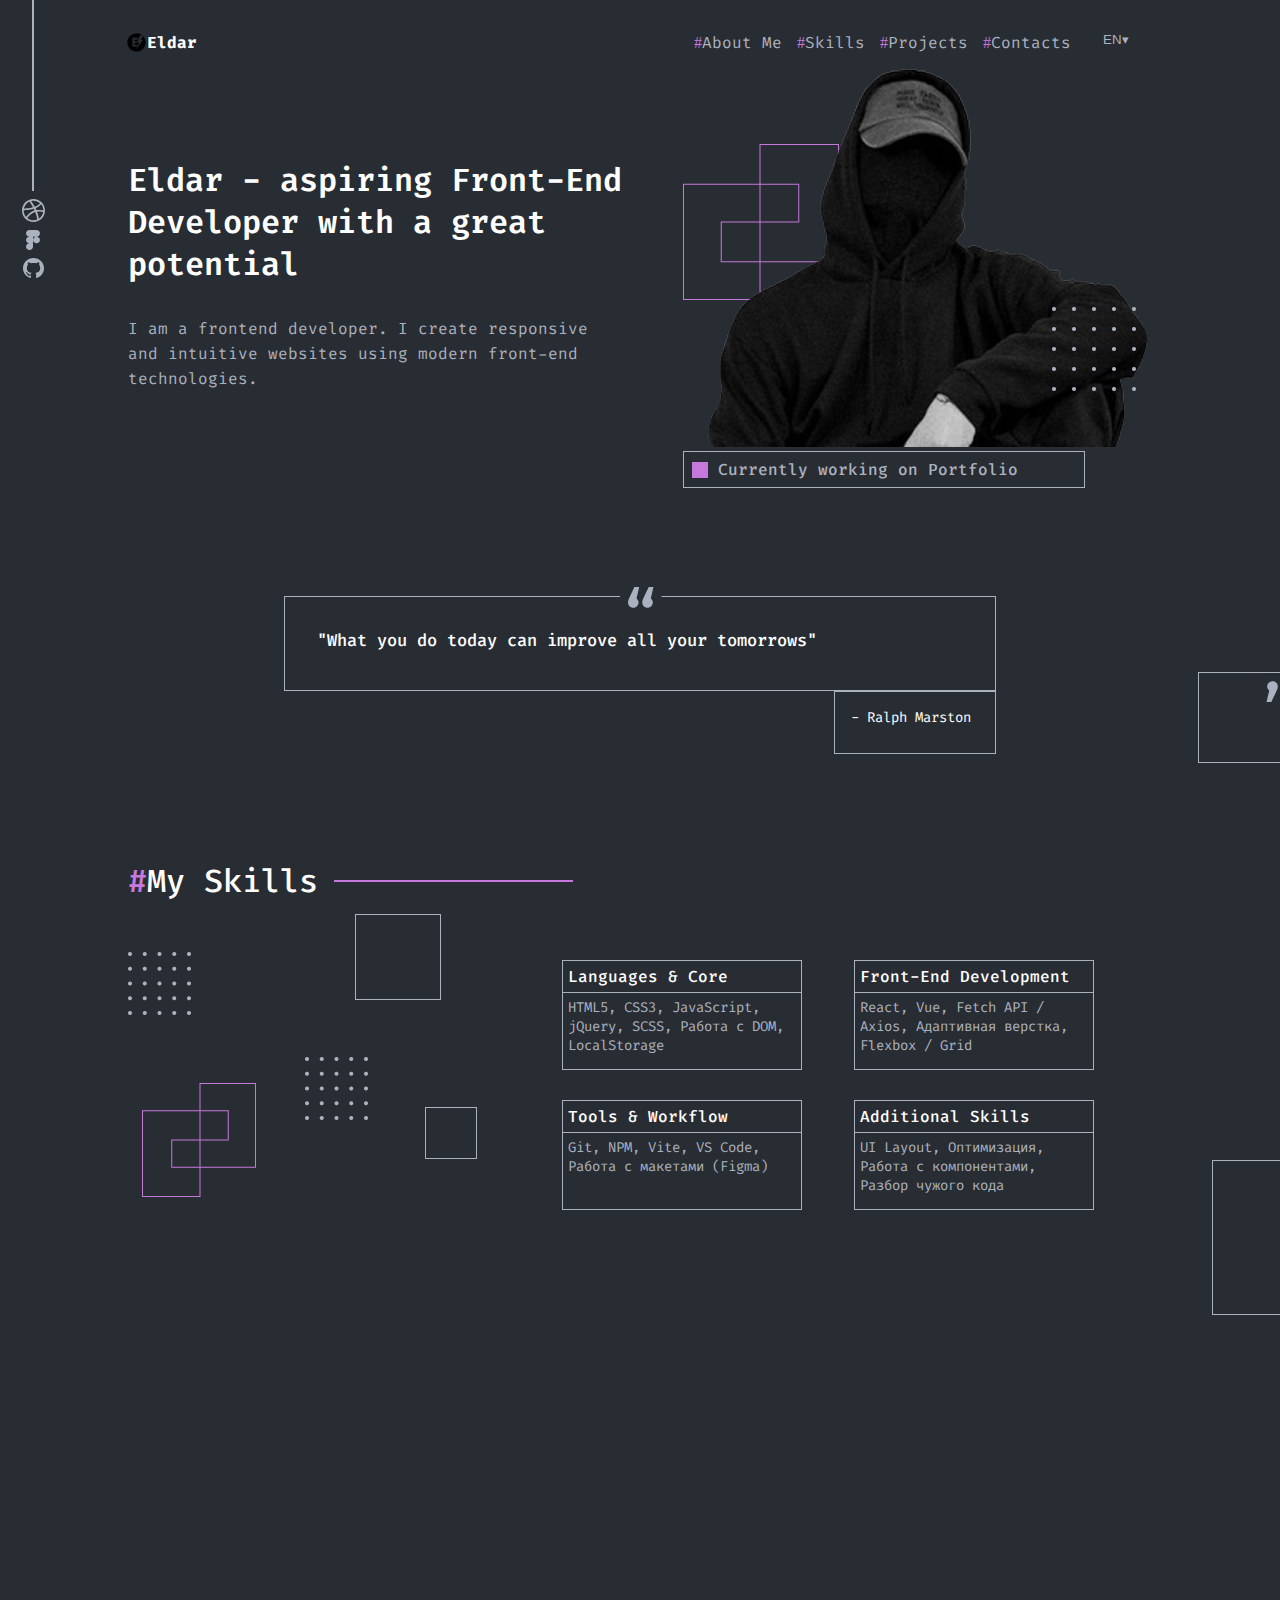
<file: index.html>
<!DOCTYPE html>
<html lang="en">

<head>
    <meta charset="UTF-8">
    <meta name="viewport" content="width=device-width, initial-scale=1.0">
    <title>Portfolio Eldar</title>
    <link rel="icon" href="images/logo-eldar2.svg" type="image/x-icon">
    <link rel="stylesheet" href="header.css">
    <link rel="stylesheet" href="main_home.css">
    <link rel="stylesheet" href="main_skils.css">
</head>

<body>
    <header>
        <div class="header--logo">
            <img src="./images/logo-eldar.svg" alt="not found" class="header--logo-img">
            <p class="header--logo-txt">
                Eldar
            </p>
        </div>

        <div class="header--box">
            <ul class="header--nav">
                <li> <a href="about" class="hash">#<span class="header--nav-list" data-key="about">About Me</span></a>
                </li>

                <li> <a href="skills" class="hash">#<span class="header--nav-list" href="#home"
                            data-key="skills">Skills</span>
                    </a></li>

                <li> <a href="projects" class="hash">#<span class="header--nav-list"
                            data-key="projects">Projects</span></a></li>

                <li> <a href="contacts" class="hash">#<span class="header--nav-list"
                            data-key="contacts">Contacts</span></a></li>
            </ul>
            <div class="header--box-lang">
                <button class="language-btn">EN <span class="language-arrow">▾</span></button>
                <ul class="language-list">
                    <li data-lang="RU">RU</li>
                    <li data-lang="KZ">KZ</li>
                    <li data-lang="EN">EN</li>
                </ul>
            </div>
        </div>

        <button class="burger-btn">
            <img src="./images/burger.svg" alt="" class="icon-burger">
            <img src="./images/close.svg" alt="" class="icon-close">
        </button>

        <div class="header--boxMobile">
            <ul class="header--nav">
                <li> <a href="#home" class="hash">#<span class="header--nav-list" data-key="about">About Me</span></a>
                </li>

                <li> <a href="#home" class="hash">#<span class="header--nav-list" href="#home"
                            data-key="skills">Skills</span>
                    </a></li>

                <li> <a href="#home" class="hash">#<span class="header--nav-list"
                            data-key="projects">Projects</span></a></li>

                <li> <a href="#home" class="hash">#<span class="header--nav-list"
                            data-key="contacts">Contacts</span></a></li>
            </ul>
            <div class="header--box-lang">
                <button class="language-btn">EN <span class="language-arrow">▾</span></button>
                <ul class="language-list">
                    <li data-lang="RU">RU</li>
                    <li data-lang="KZ">KZ</li>
                    <li data-lang="EN">EN</li>
                </ul>
            </div>

        </div>
        </div>
    </header>



    <main>
        <section class="home">
            <div class="home--main">
                <div class="home--main-info">
                    <h1 class="home--main-info-title" data-key="title">Eldar - aspiring Front-End Developer with a great
                        potential</h1>
                    <p class="home--main-info-text" data-key="text">I am a frontend developer. I create responsive and
                        intuitive websites using modern front-end technologies.</p>
                </div>
                <div class="home--main-img">
                    <img src="./images/man.png" alt="not found" class="home--img-pic">
                    <div class="home--main-img-info">
                        <div class="home--main-img-info-square"></div>
                        <p class="home--main-img-info-txt" data-key="img_text">Currently working on Portfolio</p>
                    </div>
                </div>
            </div>
            <div class="home--quote">
                <div class="container-d">
                    <img src="./images/quotes.svg" alt="">
                </div>
                <div class="home--quote-txt" data-key="quote">"What you do today can improve all your tomorrows"</div>
                <div class="home--quote-author" data-key="author">- Ralph Marston</div>
                <div class="container-e">
                    <img src="./images/quotes.svg" alt="">
                </div>
            </div>

            <div class="container-a">
                <div class="container-a-line"></div>
                <img src="./images/ball.svg" alt=" not found" class="container-a-img">
                <img src="./images/figma.svg" alt=" not found" class="container-a-img">
                <img src="./images/git.svg" alt=" not found" class="container-a-img">
            </div>
            <div class="container-b">
                <img src="./images/square.png" alt=" not found" class="container-b-img">
            </div>
            <div class="container-c">
                <img src="./images/squareBig.png" alt=" not found" class="container-c-img">
            </div>
        </section>


        <section class="skills">
            <div class="skills--container">

                <h2 class="skills--container-title">#<span class="skills--container-title-txt"
                        data-key="skills_title">My Skills</span></h2>
                <div class="skills--container-line"></div>

            </div>

            <div class="skills--box">

                <img src="./images/skills-img.png" alt="not found" class="skills--box-img">

                <div class="skills--grid">

                    <div class="skills--grid-item">
                        <div class="skills--grid-item-title" data-key="skill_lang">Languages & Core</div>
                        <div class="skills--grid-item-txt" data-key="skill_lang_txt">HTML5, CSS3, JavaScript, jQuery,
                            SCSS, Работа с DOM, LocalStorage</div>
                    </div>
                    <div class="skills--grid-item">
                        <div class="skills--grid-item-title" data-key="skill_fr">Front-End Development</div>
                        <div class="skills--grid-item-txt" data-key="skill_fr_txt">React, Vue, Fetch API / Axios,
                            Адаптивная верстка, Flexbox / Grid</div>
                    </div>
                    <div class="skills--grid-item">
                        <div class="skills--grid-item-title" data-key="skill_tools">Tools & Workflow</div>
                        <div class="skills--grid-item-txt" data-key="skill_tools_txt">Git, NPM, Vite, VS Code, Работа с
                            макетами (Figma)</div>
                    </div>
                    <div class="skills--grid-item">
                        <div class="skills--grid-item-title" data-key="skill_addit">Additional Skills</div>
                        <div class="skills--grid-item-txt" data-key="skill_addit_txt">UI Layout, Оптимизация, Работа с
                            компонентами, Разбор чужого кода</div>
                    </div>

                </div>

            </div>

        </section>
    </main>
    <script src="main.js"></script>
</body>

</html>
</file>
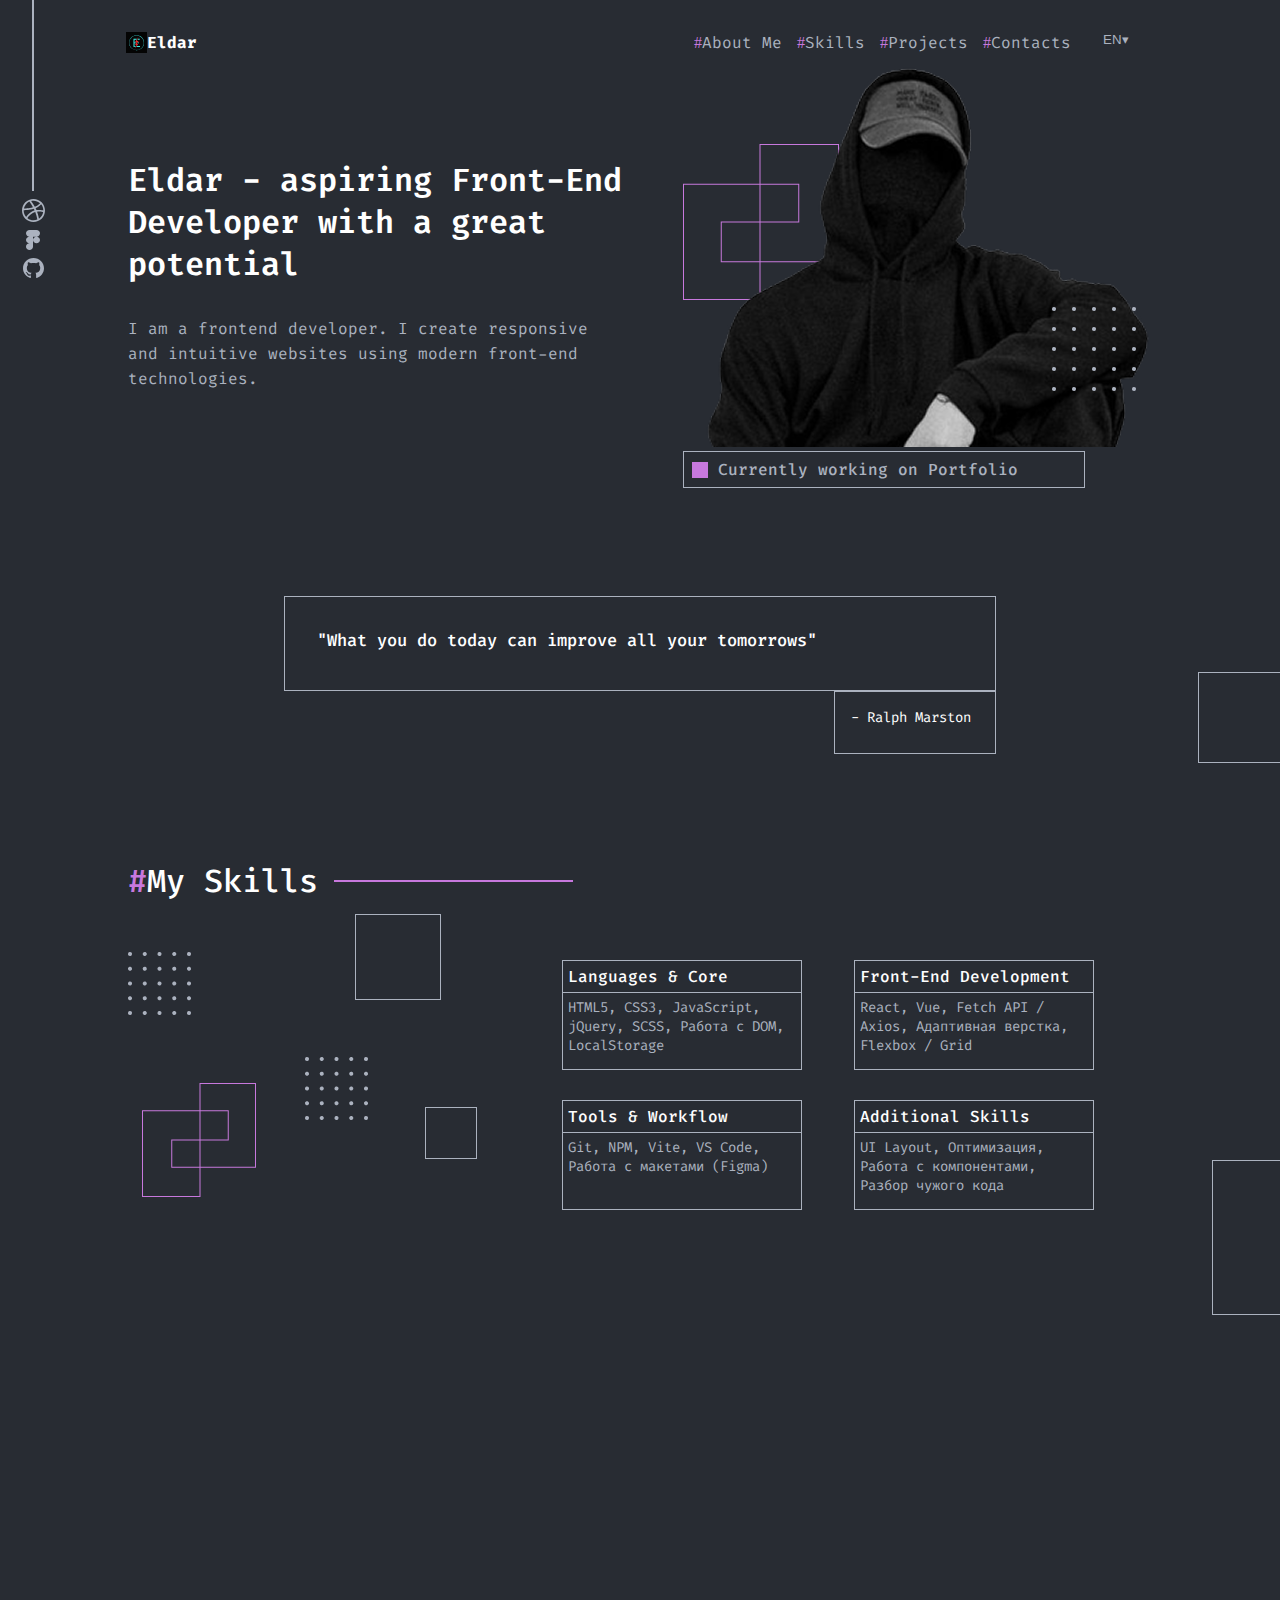
<file: main.html>
<!DOCTYPE html>
<html lang="en">

<head>
    <meta charset="UTF-8">
    <meta name="viewport" content="width=device-width, initial-scale=1.0">
    <title>Portfolio Eldar</title>
    <link rel="stylesheet" href="header.css">
    <link rel="stylesheet" href="main_home.css">
    <link rel="stylesheet" href="main_skils.css">
</head>

<body>
    <header>
        <div class="header--logo">
            <img src="./images/logo-e.svg" alt="not found" class="header--logo-img">
            <p class="header--logo-txt">
                Eldar
            </p>
        </div>

        <div class="header--box">
            <ul class="header--nav">
                <li> <a href="#home" class="hash">#<span class="header--nav-list" data-key="about">About Me</span></a></li>

                <li> <a href="#home" class="hash">#<span class="header--nav-list" href="#home" data-key="skills">Skills</span>
                    </a></li>

                <li> <a href="#home" class="hash">#<span class="header--nav-list" data-key="projects">Projects</span></a></li>

                <li> <a href="#home" class="hash">#<span class="header--nav-list" data-key="contacts">Contacts</span></a></li>
            </ul>
            <div class="header--box-lang">
                <button class="language-btn">EN <span class="language-arrow">▾</span></button>
                <ul class="language-list">
                    <li data-lang="RU">RU</li>
                    <li data-lang="KZ">KZ</li>
                    <li data-lang="EN">EN</li>
                </ul>
            </div>
        </div>
    </header>



    <main>
        <section class="home">
            <div class="home--main">
                <div class="home--main-info">
                    <h1 class="home--main-info-title" data-key="title">Eldar - aspiring Front-End Developer with a great potential</h1>
                    <p class="home--main-info-text" data-key="text">I am a frontend developer. I create responsive and
                        intuitive websites using modern front-end technologies.</p>
                </div>
                <div class="home--main-img">
                    <img src="./images/man.png" alt="not found" class="home--img-pic">
                    <div class="home--main-img-info">
                        <div class="home--main-img-info-square"></div>
                        <p class="home--main-img-info-txt" data-key="img_text">Currently working on Portfolio</p>
                    </div>
                </div>
            </div>
            <div class="home--quote">
                <div class="home--quote-txt" data-key="quote">"What you do today can improve all your tomorrows"</div>
                <div class="home--quote-author" data-key="author">- Ralph Marston</div>
            </div>

            <div class="container-a">
                <div class="container-a-line"></div>
                <img src="./images/ball.svg" alt=" not found" class="container-a-img">
                <img src="./images/figma.svg" alt=" not found" class="container-a-img">
                <img src="./images/git.svg" alt=" not found" class="container-a-img">
            </div>
            <div class="container-b">
                <img src="./images/square.png" alt=" not found" class="container-b-img">
            </div>
            <div class="container-c">
                <img src="./images/squareBig.png" alt=" not found" class="container-c-img">
            </div>
        </section>


        <section class="skills">
            <div class="skills--container">

                <h2 class="skills--container-title">#<span class="skills--container-title-txt" data-key="skills_title">My Skills</span></h2>
                <div class="skills--container-line"></div>

            </div>

            <div class="skills--box">

                <img src="./images/skills-img.png" alt="not found" class="skills--box-img">

                <div class="skills--grid">

                    <div class="skills--grid-item">
                        <div class="skills--grid-item-title" data-key="skill_lang" >Languages & Core</div>
                        <div class="skills--grid-item-txt" data-key="skill_lang_txt">HTML5, CSS3, JavaScript, jQuery, SCSS, Работа с DOM, LocalStorage</div>
                    </div>
                    <div class="skills--grid-item">
                        <div class="skills--grid-item-title" data-key="skill_fr">Front-End Development</div>
                        <div class="skills--grid-item-txt" data-key="skill_fr_txt">React, Vue, Fetch API / Axios, Адаптивная верстка, Flexbox / Grid</div>
                    </div>
                    <div class="skills--grid-item">
                        <div class="skills--grid-item-title" data-key="skill_tools">Tools & Workflow</div>
                        <div class="skills--grid-item-txt" data-key="skill_tools_txt">Git, NPM, Vite, VS Code, Работа с макетами (Figma)</div>
                    </div>
                    <div class="skills--grid-item">
                        <div class="skills--grid-item-title" data-key="skill_addit">Additional Skills</div>
                        <div class="skills--grid-item-txt" data-key="skill_addit_txt">UI Layout, Оптимизация, Работа с компонентами, Разбор чужого кода</div>
                    </div>

                </div>

            </div>

        </section>
    </main>
    <script src="main.js"></script>
</body>

</html>
</file>
<file: header.css>
@import url('https://fonts.googleapis.com/css2?family=Fira+Code:wght@300..700&display=swap');

* {
    margin: 0;
    padding: 0;
    box-sizing: border-box;
    list-style: none;
    text-decoration: none;
    outline: none;
    border: none;
}

img {
    pointer-events: none;
}

:root {
    --main-color: white;
    --alt-color: rgba(171, 178, 191, 1);
    --sec-color: rgba(199, 120, 221, 1);
    --back-color: rgba(40, 44, 51, 1);
    --main-font: 'Fira Code', monospace;
}


header {
    padding: 32px 0px 8px;
    width: 100%;
    max-width: 1028px;
    height: 61px;
    display: flex;
    justify-content: space-between;
    align-items: center;
    margin: auto;
    background: var(--back-color);
}

.hash {
    color: var(--sec-color);
    font-style: var(--main-font);
}

.header--logo {
    width: auto;
    height: 21px;
    display: flex;
}

.header--logo-img {
    width: 21px;
    height: 21px;
}

.header--logo-txt {
    font-family: var(--main-font);
    font-weight: 700;
    font-size: 16px;
    color: var(--main-color);
}

.burger-btn {
    display: none;
}

.header--boxMobile {
    display: none;
}

.header--box {
    width: 460px;
    height: 21px;
    display: flex;
}

.header--nav {
    width: 377px;
    height: 21px;
    display: flex;
    justify-content: space-between;
}

.header--box-lang {
    margin-left: 32px;
    width: 34px;
    height: 21px;
    position: relative;
    display: inline-block;
}

.header--nav-list {
    font-family: var(--main-font);
    font-weight: 400;
    font-size: 16px;
    color: var(--alt-color);
}

.header--nav-list:hover {
    color: var(--main-color);
}

body {
    background-color: var(--back-color)
}

.language-btn {
    background: var(--back-color);
    color: var(--alt-color);
    transform-style: var(--main-font);
    border: none;
    cursor: pointer;
    display: flex;
    align-items: center;
}

.language-list {
    width: 30px;
    height: 84px;
    display: none;
    position: absolute;
    top: 100%;
    left: 0;
    background-color: #333;
    list-style: none;
    margin: 0;
    padding: 0;
    min-width: 60px;
}

.language-list li {
    padding: 5px 10px;
    cursor: pointer;
    color: white;
}

.language-list li:hover {
    background-color: #555;
}

.language-arrow {
    display: inline-block;
    animation: arrowBounce 0.5s infinite alternate;
}

@keyframes arrowBounce {
    0% {
        transform: translateY(0);
    }

    100% {
        transform: translateY(5px);
    }
}

.container-a {
    width: 32px;
    height: 311px;
    align-items: center;
    display: flex;
    flex-direction: column;
    position: absolute;
    gap: 8px;
    top: 0px;
    left: 17px;
}


@media (max-width: 768px) {
    .container-a {
        display: none;
    }

    header {
        padding: 8px 0px 8px;
        max-width: 768px;
        height: 40px;
        
    }

    .header--logo {
        padding-left: 10px;
        width: auto;
        height: 16px;
        display: flex;
    }

    .header--logo-img {
        width: 21px;
        height: 21px;
    }

    .header--logo-txt {
        font-family: var(--main-font);
        font-weight: 700;
        font-size: 16px;
        color: var(--main-color);
    }

    .header--box {
        display: none;
    }

    .burger-btn {
        display: block;
        background: var(--back-color);
        width: 24px;
        height: 24px;
        margin-right: 10px;
    }

    .icon-burger{
        width: 24px;
        height: 24px;
        display: block;
    }
    .icon-close{
        width: 24px;
        height: 24px;
        display: none;
    }

    .burger-btn.active .icon-burger {
    display: none;
}

.burger-btn.active .icon-close {
    display: block;
}


    .header--boxMobile {
        display: none;
        top: 48px;
        left: 0;
        width: 100vw;
        height: 100vh;
        background-color: var(--back-color);
        position: fixed;
        flex-direction: column;
        padding-top: 24px;
    }

    .header--boxMobile.active {
        display: flex;
    }

    ul li {
        font-size: 32px;
    }

    .header--nav-list {
        font-family: var(--main-font);
        font-weight: 400;
        font-size: 32px;
        color: var(--alt-color);
    }


    .header--nav {
        width: 100%;
        height: auto;
        display: flex;
        flex-direction: column;
        gap: 8px;
        padding-left: 32px;
        margin-bottom: 32px;
    }

    .header--nav li {
        padding: 8px 0;
    }

    .header--box-lang {
        margin-left: 0;
        padding-left: 32px;
        width: auto;
        height: auto;
        position: relative;
        display: block;
    }

    .language-list {
        display: none;
        width: 30px;
        height: 84px;
        position: absolute;
        top: 100%;
        left: 0;
        background-color: #333;
        list-style: none;
        margin: 0;
        padding: 0;
        min-width: 60px;
    }

    .header--nav-list:hover {
        color: var(--main-color);
    }

   

    .language-btn {
        background: var(--back-color);
        color: var(--alt-color);
        font-weight: 600;
        font-size: 32px;
        transform-style: var(--main-font);
        border: none;
        cursor: pointer;
        display: flex;
        align-items: center;
    }

    .language-list {
        width: 30px;
        height: auto;
        display: none;
        position: absolute;
        top: 100%;
        left: auto;
        background-color: #333;
        list-style: none;
        margin: 0;
        padding: 0;
        min-width: 60px;
    }

    .language-list li {
        padding: 5px 10px;
        cursor: pointer;
        color: white;
    }

    .language-list li:hover {
        background-color: #555;
    }

    .language-arrow {
        display: inline-block;
        animation: arrowBounce 0.5s infinite alternate;
    }

    @keyframes arrowBounce {
        0% {
            transform: translateY(0);
        }

        100% {
            transform: translateY(5px);
        }
    }





}
</file>
<file: main_home.css>
main {
    width: 1028px;
    height: 2716px;
    margin: auto;
}

.container-d {
    position: absolute;
    top:  583px;
    left: 620px;
}

.container-e{
    position: absolute;
    top: 673px;
    left:1258px;  
    transform: rotate(180deg);
}

.container-a-line {
    width: 1px;
    height: 191px;
    border-top: none;
    border-left: none;
    border-bottom: none;
    border-right: 2px solid var(--alt-color);
}

.home {
    max-width: 1024px;
    width: 100%;
    height: 693px;
    align-items: center;
    margin: auto;
}

.home--main {
    width: 1024px;
    height: 423px;
    display: flex;
    justify-content: space-between;
    align-items: center;
}

.home--main-info {
    width: 537px;
    height: 227px;
}

.home--main-info-title {
    font-family: var(--main-font);
    font-weight: 600;
    font-size: 32px;
    color: var(--main-color);
}

.home--main-info-text {
    font-family: var(--main-font);
    font-weight: 400;
    font-size: 16px;
    line-height: 156%;
    color: var(--alt-color);
    margin-top: 32px;
    width: 463px;
}

.home--main-img {
    width: 469px;
    height: 423px;
}

.home--main-img-info {
    border: 1px solid var(--alt-color);
    padding: 8px;
    width: 402px;
    height: 37px;
    display: flex;
    align-items: center;
    gap: 10px;
}

.home--main-img-info-square {
    border: 1px solid rgba(199, 120, 221, 1);
    background-color: rgba(199, 120, 221, 1);
    width: 16px;
    height: 16px;
}

.home--main-img-info-txt {
    font-family: var(--main-font);
    font-weight: 500;
    font-size: 16px;
    color: var(--alt-color);
}

.home--quote {
    width: 712px;
    height: 158px;
    margin: 112px auto;
}

.home--quote-txt {
    border: 1px solid var(--alt-color);
    padding: 32px;
    width: 712px;
    height: 95px;

    font-family: var(--main-font);
    font-weight: 500;
    font-size: 17px;
    color: var(--main-color);
}

.home--quote-author {
    border: 1px solid var(--alt-color);
    padding: 16px;
    width: 162px;
    height: 63px;
    margin-left: auto;

    font-family: var(--main-font);
    font-weight: 400;
    font-size: 14px;
    color: var(--main-color);
}

.container-b {
    position: absolute;
    top: 672px;
    right: 0px;
}
.container-c {
    position: absolute;
    top: 1160px;
    right: 0px;
}





@media (max-width: 768px) {
    main {
    max-width: 360px;
    height: auto;
    margin: auto;
}

.container-d {
    display: none;
}

.container-e{
    display: none;
}

.container-a-line {
    display: none;
}

.home {
    max-width: 360px;
    height: auto;
    align-items: center;
    margin: auto;
}

.home--main {
    margin: 34px auto;
    max-width: 360px;
    height: auto;
    display: flex;
    flex-direction: column;
    align-items: center;
}

.home--main-info {
    max-width:360px ;
    height: auto;
}

.home--main-info-title {
    font-family: var(--main-font);
    font-weight: 600;
    font-size: 32px;
    color: var(--main-color);
}

.home--main-info-text {
    font-family: var(--main-font);
    font-weight: 400;
    font-size: 16px;
    line-height: 156%;
    color: var(--alt-color);
    margin-top: 25px;
    max-width: 360px;
}

.home--main-img {
    margin: 24px auto;
    max-width: 360px;
    height: 318px;
}

.home--img-pic{
    width: 360px;
    height: 318px;
}

.home--main-img-info {
    border: 1px solid var(--alt-color);
    padding: 8px;
    width: 360px;
    height: 58px;
    display: flex;
    align-items: center;
    gap: 10px;
}

.home--main-img-info-square {
    border: 1px solid rgba(199, 120, 221, 1);
    background-color: rgba(199, 120, 221, 1);
    width: 16px;
    height: 16px;
}

.home--main-img-info-txt {
    font-family: var(--main-font);
    font-weight: 500;
    font-size: 16px;
    color: var(--alt-color);
}




.home--quote {
    width: 360px;
    height: auto;
    margin: 112px auto;
}

.home--quote-txt {
    border: 1px solid var(--alt-color);
    padding: 28px;
    width: 360px;
    height: auto;

    font-family: var(--main-font);
    font-weight: 400;
    font-size: 16px;
    color: var(--main-color);
}

.home--quote-author {
    border: 1px solid var(--alt-color);
    padding: 16px;
    width: 162px;
    height: 63px;
    margin-left: auto;

    font-family: var(--main-font);
    font-weight: 400;
    font-size: 14px;
    color: var(--main-color);
}

.container-b {
    display: none;
}
.container-c {
    display: none;
}

}
</file>
<file: main_skils.css>
.skills {
    width: 1024px;
    height: 365px;
    margin: 106px auto;
}

.skills--container {
    display: flex;
    align-items: center;
    gap: 16px;
}

.skills--container-title {
    color: var(--sec-color);
    font-family: var(--main-font);
    font-weight: 500;
    font-size: 32px;
}

.skills--container-title-txt {
    font-family: var(--main-font);
    font-weight: 500;
    font-size: 32px;
    color: var(--main-color);
}

.skills--container-line {
    width: 239px;
    height: 1px;
    border-bottom: none;
    border-left: none;
    border-right: none;
    border-top: 2px solid var(--sec-color);
}

.skills--box {
    margin-top: 12px;
    width: 992px;
    height: 311px;
    display: flex;
    justify-content: space-between;
}

.skills--box-img {
    margin-bottom: auto;
}

.skills--grid {
    width: 584px;
    height: 280px;
    margin-top: auto;
    justify-items: center;
    align-items: center;
    display: grid;
    grid-template-columns: repeat(2, auto);
}

.skills--grid-item {
    border: 1px solid var(--alt-color);
    width: 240px;
    height: 110px;
}

.skills--grid-item-title {
    width: 239px;
    height: auto;
    border-top: none;
    border-left: none;
    border-right: none;
    border-bottom: 1px solid var(--alt-color);

    font-family: var(--main-font);
    font-weight: 500;
    font-size: 16px;
    color: var(--main-color);
    padding: 5px;
}

.skills--grid-item-txt {
    font-family: var(--main-font);
    font-weight: 400;
    font-size: 14px;
    color: var(--alt-color);
    padding: 5px;
}

@media (max-width: 768px) {
    .skills {
        width: 360px;
        height: auto;
        margin: 56px auto;
    }


    
.skills--container {
    display: flex;
    align-items: center;
    gap: 16px;
}

.skills--container-title {
    color: var(--sec-color);
    font-family: var(--main-font);
    font-weight: 500;
    font-size: 32px;
}

.skills--container-title-txt {
    font-family: var(--main-font);
    font-weight: 500;
    font-size: 32px;
    color: var(--main-color);
}

.skills--container-line {
    width: 120px;
    height: 1px;
    border-bottom: none;
    border-left: none;
    border-right: none;
    border-top: 2px solid var(--sec-color);
}

.skills--box {
    margin-top: 12px;
    width: 360px;
    height: auto;
    display: flex;
    justify-content: space-between;
}

.skills--box-img {
    display: none;
}

.skills--grid {
    width: 360px;
    height: auto;
    margin-top: auto;
    justify-items: center;
    align-items: center;
    display: grid;
    grid-template-columns: repeat(1, auto);
    gap: 10px;
}

.skills--grid-item {
    border: 1px solid var(--alt-color);
    width: 300px;
    height: 110px;
}

.skills--grid-item-title {
    width: 299px;
    height: auto;
    border-top: none;
    border-left: none;
    border-right: none;
    border-bottom: 1px solid var(--alt-color);

    font-family: var(--main-font);
    font-weight: 500;
    font-size: 16px;
    color: var(--main-color);
    padding: 5px;
}

.skills--grid-item-txt {
    font-family: var(--main-font);
    font-weight: 400;
    font-size: 14px;
    color: var(--alt-color);
    padding: 5px;
}
   
}
</file>
